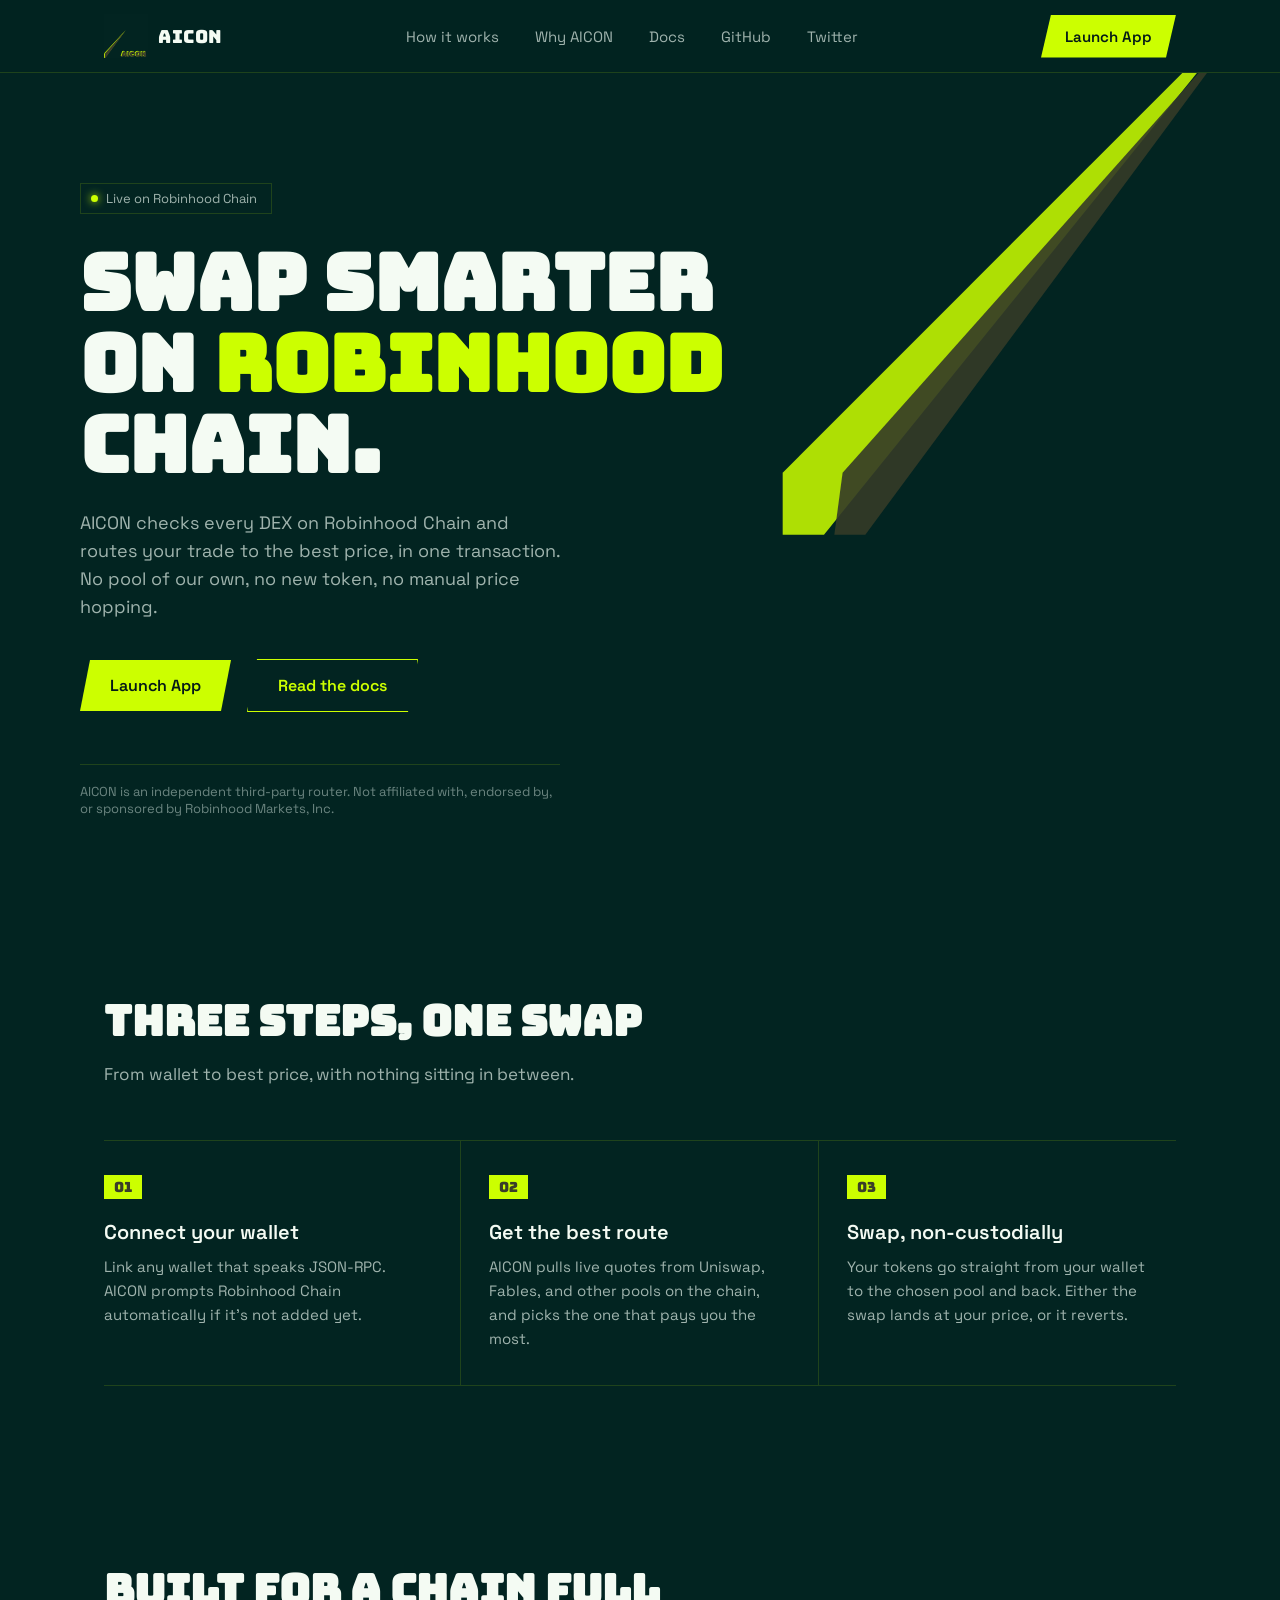
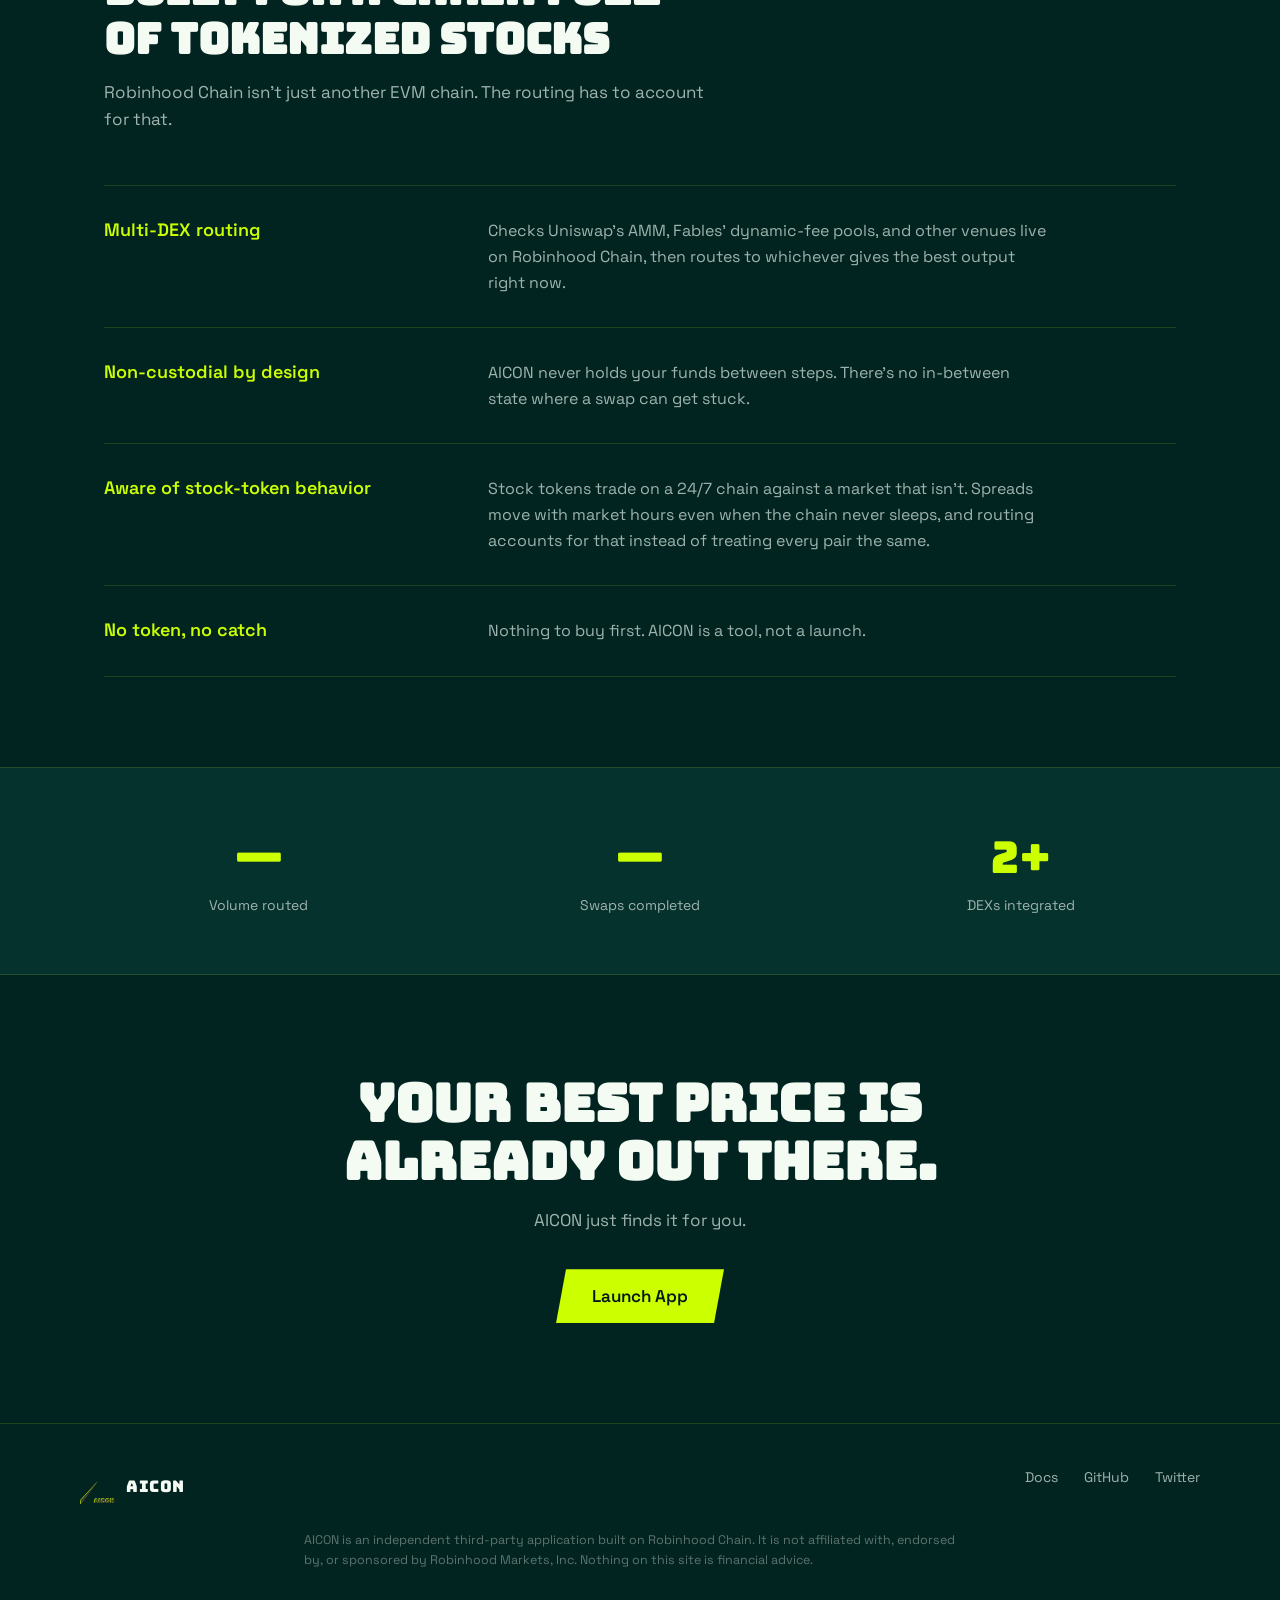
<file: index.html>
<!DOCTYPE html>
<html lang="en">
<head>
<meta charset="UTF-8">
<meta name="viewport" content="width=device-width, initial-scale=1.0">
<title>AICON — Swap smarter on Robinhood Chain</title>
<meta name="description" content="AICON is a non-custodial swap router on Robinhood Chain. It checks every DEX on the chain and routes your trade to the best price, in one transaction.">
<meta property="og:title" content="AICON — Swap smarter on Robinhood Chain">
<meta property="og:description" content="Non-custodial swap router on Robinhood Chain. Best price across every DEX, one transaction.">
<meta property="og:image" content="assets/logo.svg">
<meta name="twitter:card" content="summary_large_image">
<meta name="twitter:site" content="@aicon_hood">
<link rel="icon" type="image/svg+xml" href="assets/logo.svg">
<link rel="preconnect" href="https://fonts.googleapis.com">
<link rel="preconnect" href="https://fonts.gstatic.com" crossorigin>
<link href="https://fonts.googleapis.com/css2?family=Bungee&family=Space+Grotesk:wght@400;500;600;700&display=swap" rel="stylesheet">
<link rel="stylesheet" href="assets/style.css">
</head>
<body>

<header>
  <nav>
    <a href="/" class="logo-mark">
      <img src="assets/logo.svg" alt="AICON logo">
      <span>AICON</span>
    </a>
    <div class="nav-links">
      <a href="#how">How it works</a>
      <a href="#features">Why AICON</a>
      <a href="/docs">Docs</a>
      <a href="https://github.com/aiconhood" target="_blank" rel="noopener">GitHub</a>
      <a href="https://x.com/aicon_hood" target="_blank" rel="noopener">Twitter</a>
    </div>
    <div class="nav-cta">
      <a href="/app" class="btn">Launch App</a>
    </div>
  </nav>
</header>

<section class="hero">
  <div class="hero-bg-streak">
    <svg viewBox="0 0 600 600" fill="none" xmlns="http://www.w3.org/2000/svg">
      <path d="M480 40L60 560H20V500L480 40Z" fill="#CCFF00" fill-opacity="0.95"/>
      <path d="M470 60L100 560H70L78 500L470 60Z" fill="#3A3E29" fill-opacity="0.9"/>
    </svg>
  </div>
  <div class="hero-inner">
    <div class="eyebrow-tag"><span class="dot"></span>Live on Robinhood Chain</div>
    <h1>Swap smarter<br>on <span class="lime">Robinhood</span><br>Chain.</h1>
    <p class="lead">AICON checks every DEX on Robinhood Chain and routes your trade to the best price, in one transaction. No pool of our own, no new token, no manual price hopping.</p>
    <div class="hero-actions">
      <a href="/app" class="btn">Launch App</a>
      <a href="/docs" class="btn btn-outline">Read the docs</a>
    </div>
    <div class="hero-disclaimer">
      AICON is an independent third-party router. Not affiliated with, endorsed by, or sponsored by Robinhood Markets, Inc.
    </div>
  </div>
</section>

<section class="section" id="how">
  <div class="wrap">
    <div class="section-head">
      <h2>Three steps, one swap</h2>
      <p>From wallet to best price, with nothing sitting in between.</p>
    </div>
    <div class="steps">
      <div class="step">
        <span class="step-index">01</span>
        <h3>Connect your wallet</h3>
        <p>Link any wallet that speaks JSON-RPC. AICON prompts Robinhood Chain automatically if it's not added yet.</p>
      </div>
      <div class="step">
        <span class="step-index">02</span>
        <h3>Get the best route</h3>
        <p>AICON pulls live quotes from Uniswap, Fables, and other pools on the chain, and picks the one that pays you the most.</p>
      </div>
      <div class="step">
        <span class="step-index">03</span>
        <h3>Swap, non-custodially</h3>
        <p>Your tokens go straight from your wallet to the chosen pool and back. Either the swap lands at your price, or it reverts.</p>
      </div>
    </div>
  </div>
</section>

<section class="section" id="features">
  <div class="wrap">
    <div class="section-head">
      <h2>Built for a chain full of tokenized stocks</h2>
      <p>Robinhood Chain isn't just another EVM chain. The routing has to account for that.</p>
    </div>
    <div class="feature-list">
      <div class="feature-row">
        <h3>Multi-DEX routing</h3>
        <p>Checks Uniswap's AMM, Fables' dynamic-fee pools, and other venues live on Robinhood Chain, then routes to whichever gives the best output right now.</p>
      </div>
      <div class="feature-row">
        <h3>Non-custodial by design</h3>
        <p>AICON never holds your funds between steps. There's no in-between state where a swap can get stuck.</p>
      </div>
      <div class="feature-row">
        <h3>Aware of stock-token behavior</h3>
        <p>Stock tokens trade on a 24/7 chain against a market that isn't. Spreads move with market hours even when the chain never sleeps, and routing accounts for that instead of treating every pair the same.</p>
      </div>
      <div class="feature-row">
        <h3>No token, no catch</h3>
        <p>Nothing to buy first. AICON is a tool, not a launch.</p>
      </div>
    </div>
  </div>
</section>

<section class="stats-band">
  <div class="stats-grid">
    <div>
      <div class="stat-num">—</div>
      <div class="stat-label">Volume routed</div>
    </div>
    <div>
      <div class="stat-num">—</div>
      <div class="stat-label">Swaps completed</div>
    </div>
    <div>
      <div class="stat-num">2+</div>
      <div class="stat-label">DEXs integrated</div>
    </div>
  </div>
</section>

<section class="final-cta">
  <h2>Your best price is already <span class="lime" style="font-family:'Bungee',cursive;">out there</span>.</h2>
  <p style="color:var(--dim); margin-top:18px; font-size:17px;">AICON just finds it for you.</p>
  <a href="/app" class="btn">Launch App</a>
</section>

<footer>
  <div class="footer-inner">
    <a href="/" class="logo-mark">
      <img src="assets/logo.svg" alt="AICON logo" style="height:36px; width:36px;">
      <span style="font-size:16px;">AICON</span>
    </a>
    <div class="footer-links">
      <a href="/docs">Docs</a>
      <a href="https://github.com/aiconhood" target="_blank" rel="noopener">GitHub</a>
      <a href="https://x.com/aicon_hood" target="_blank" rel="noopener">Twitter</a>
    </div>
  </div>
  <div class="footer-disclaimer wrap">
    AICON is an independent third-party application built on Robinhood Chain. It is not affiliated with, endorsed by, or sponsored by Robinhood Markets, Inc. Nothing on this site is financial advice.
  </div>
</footer>

</body>
</html>
</file>
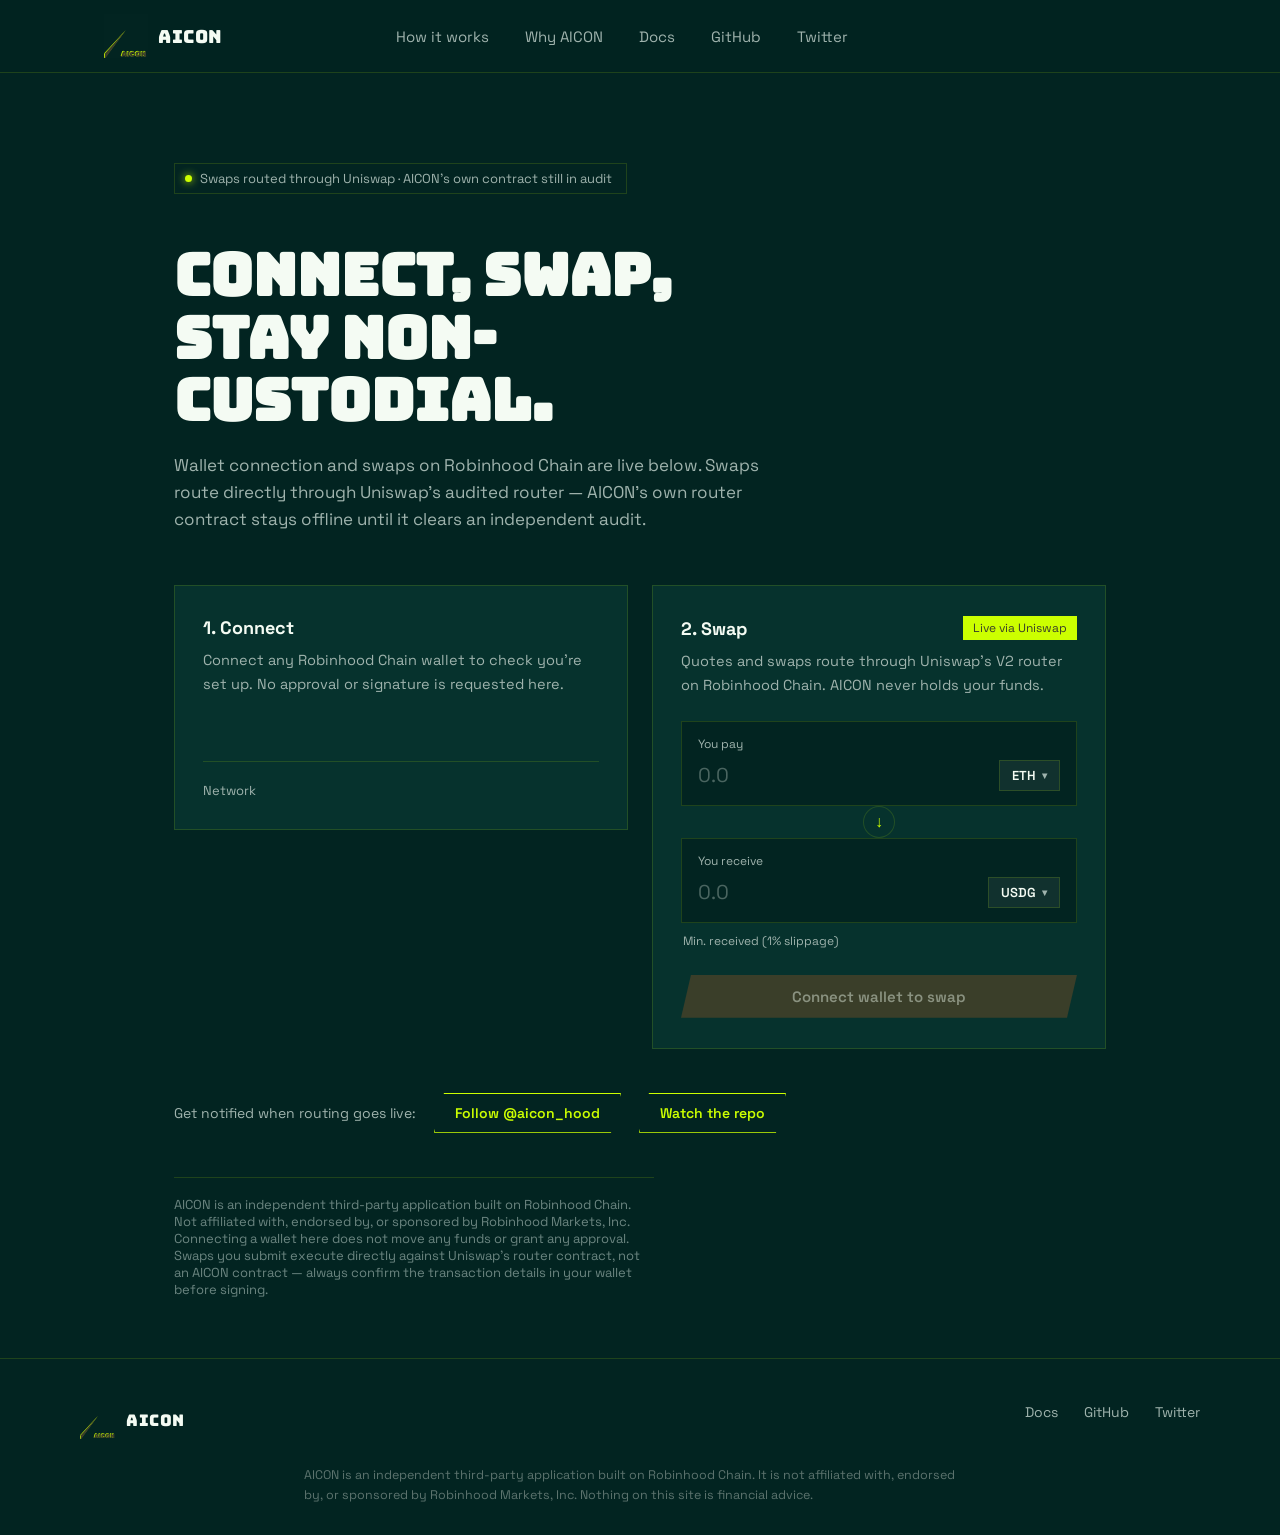
<file: app.html>
<!DOCTYPE html>
<html lang="en">
<head>
<meta charset="UTF-8">
<meta name="viewport" content="width=device-width, initial-scale=1.0">
<title>Launch App — AICON</title>
<meta name="description" content="Connect a wallet to AICON. Swap on Robinhood Chain, routed through Uniswap, while AICON's own router contract completes audit.">
<link rel="icon" type="image/svg+xml" href="assets/logo.svg">
<link rel="preconnect" href="https://fonts.googleapis.com">
<link rel="preconnect" href="https://fonts.gstatic.com" crossorigin>
<link href="https://fonts.googleapis.com/css2?family=Bungee&family=Space+Grotesk:wght@400;500;600;700&display=swap" rel="stylesheet">
<link rel="stylesheet" href="assets/style.css">
<link rel="stylesheet" href="assets/app.css">
</head>
<body>

<header>
  <nav>
    <a href="/" class="logo-mark">
      <img src="assets/logo.svg" alt="AICON logo">
      <span>AICON</span>
    </a>
    <div class="nav-links">
      <a href="/#how">How it works</a>
      <a href="/#features">Why AICON</a>
      <a href="/docs">Docs</a>
      <a href="https://github.com/aiconhood" target="_blank" rel="noopener">GitHub</a>
      <a href="https://x.com/aicon_hood" target="_blank" rel="noopener">Twitter</a>
    </div>
    <div class="nav-cta">
      <appkit-button balance="hide"></appkit-button>
    </div>
  </nav>
</header>

<section class="app-shell">
  <div class="wrap app-shell-inner">

    <div class="eyebrow-tag"><span class="dot"></span>Swaps routed through Uniswap · AICON's own contract still in audit</div>
    <h1 class="app-title">Connect, swap, <span class="lime">stay non-custodial</span>.</h1>
    <p class="app-lead">Wallet connection and swaps on Robinhood Chain are live below. Swaps route directly through Uniswap's audited router — AICON's own router contract stays offline until it clears an independent audit.</p>

    <div class="app-grid">

      <div class="panel connect-panel">
        <h2>1. Connect</h2>
        <p class="panel-sub">Connect any Robinhood Chain wallet to check you're set up. No approval or signature is requested here.</p>
        <div id="connect-slot" class="connect-slot">
          <appkit-button size="md"></appkit-button>
        </div>
        <div id="network-row" class="network-row" hidden>
          <span class="net-label">Network</span>
          <appkit-network-button></appkit-network-button>
        </div>
        <div id="wrong-network" class="callout-warn" hidden>
          You're connected on a different network. Switch to <strong>Robinhood Chain</strong> to continue.
        </div>
      </div>

      <div class="panel swap-panel">
        <div class="panel-header-row">
          <h2>2. Swap</h2>
          <span class="status-pill status-pill-live">Live via Uniswap</span>
        </div>
        <p class="panel-sub">Quotes and swaps route through Uniswap's V2 router on Robinhood Chain. AICON never holds your funds.</p>

        <div class="swap-mock">
          <div class="swap-field">
            <label>You pay</label>
            <div class="swap-field-row">
              <input id="pay-input" type="text" inputmode="decimal" placeholder="0.0" autocomplete="off">
              <button type="button" class="token-pill token-pill-btn" id="pay-token-btn" data-side="pay">
                <span id="pay-token-label">ETH</span><span class="chev">▾</span>
              </button>
            </div>
          </div>
          <button class="swap-arrow swap-arrow-btn" id="flip-direction" type="button" aria-label="Flip swap direction">↓</button>
          <div class="swap-field">
            <label>You receive</label>
            <div class="swap-field-row">
              <input id="receive-input" type="text" inputmode="decimal" placeholder="0.0" autocomplete="off" readonly>
              <button type="button" class="token-pill token-pill-btn" id="receive-token-btn" data-side="receive">
                <span id="receive-token-label">USDG</span><span class="chev">▾</span>
              </button>
            </div>
          </div>
          <div class="min-received-row" id="min-received-row" hidden>
            <span>Min. received (1% slippage)</span>
            <span id="min-received-value"></span>
          </div>
          <p id="swap-status" class="swap-status" hidden></p>
          <button class="btn" id="swap-submit" disabled>Connect wallet to swap</button>
        </div>
      </div>

      <div id="token-modal" class="token-modal" hidden>
        <div class="token-modal-inner">
          <div class="token-modal-header">
            <span>Select a token</span>
            <button type="button" id="token-modal-close" aria-label="Close">×</button>
          </div>
          <input id="token-search" type="text" placeholder="Search name or symbol" autocomplete="off">
          <div id="token-modal-list" class="token-modal-list"></div>
          <p class="token-modal-note">Prices are Uniswap market data via GeckoTerminal, refreshed on load. Robinhood Chain has documented copycat/honeypot tokens — always verify an unfamiliar contract address on <a href="https://robinhoodchain.blockscout.com" target="_blank" rel="noopener">Blockscout</a> before swapping. Tokens without a live Uniswap V2 route show a price but can't be swapped here yet.</p>
        </div>
      </div>

    </div>

    <div class="follow-row">
      <span>Get notified when routing goes live:</span>
      <a href="https://x.com/aicon_hood" target="_blank" rel="noopener" class="btn btn-outline">Follow @aicon_hood</a>
      <a href="https://github.com/aiconhood" target="_blank" rel="noopener" class="btn btn-outline">Watch the repo</a>
    </div>

    <div class="hero-disclaimer app-disclaimer">
      AICON is an independent third-party application built on Robinhood Chain. Not affiliated with, endorsed by, or sponsored by Robinhood Markets, Inc. Connecting a wallet here does not move any funds or grant any approval. Swaps you submit execute directly against Uniswap's router contract, not an AICON contract — always confirm the transaction details in your wallet before signing.
    </div>
  </div>
</section>

<footer>
  <div class="footer-inner">
    <a href="/" class="logo-mark">
      <img src="assets/logo.svg" alt="AICON logo" style="height:36px; width:36px;">
      <span style="font-size:16px;">AICON</span>
    </a>
    <div class="footer-links">
      <a href="/docs">Docs</a>
      <a href="https://github.com/aiconhood" target="_blank" rel="noopener">GitHub</a>
      <a href="https://x.com/aicon_hood" target="_blank" rel="noopener">Twitter</a>
    </div>
  </div>
  <div class="footer-disclaimer wrap">
    AICON is an independent third-party application built on Robinhood Chain. It is not affiliated with, endorsed by, or sponsored by Robinhood Markets, Inc. Nothing on this site is financial advice.
  </div>
</footer>

<script type="module" src="assets/app.js"></script>

</body>
</html>
</file>
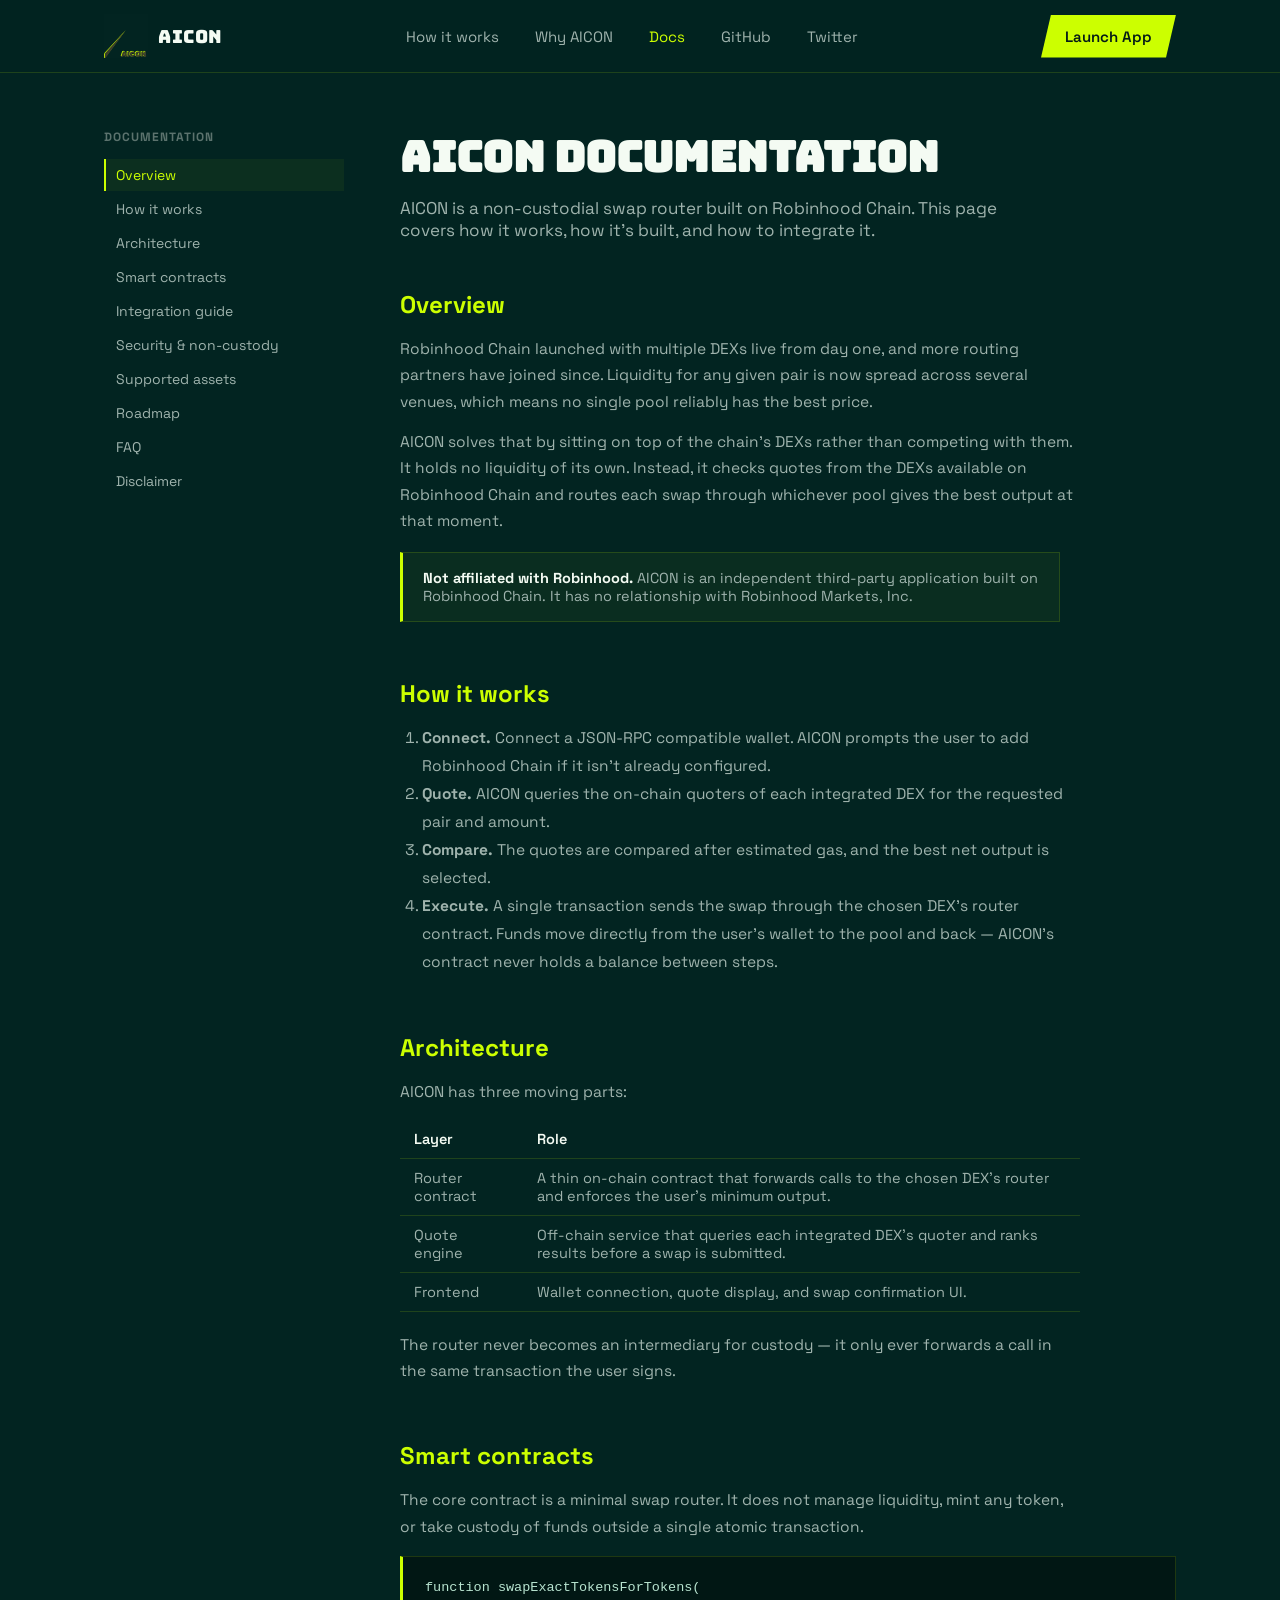
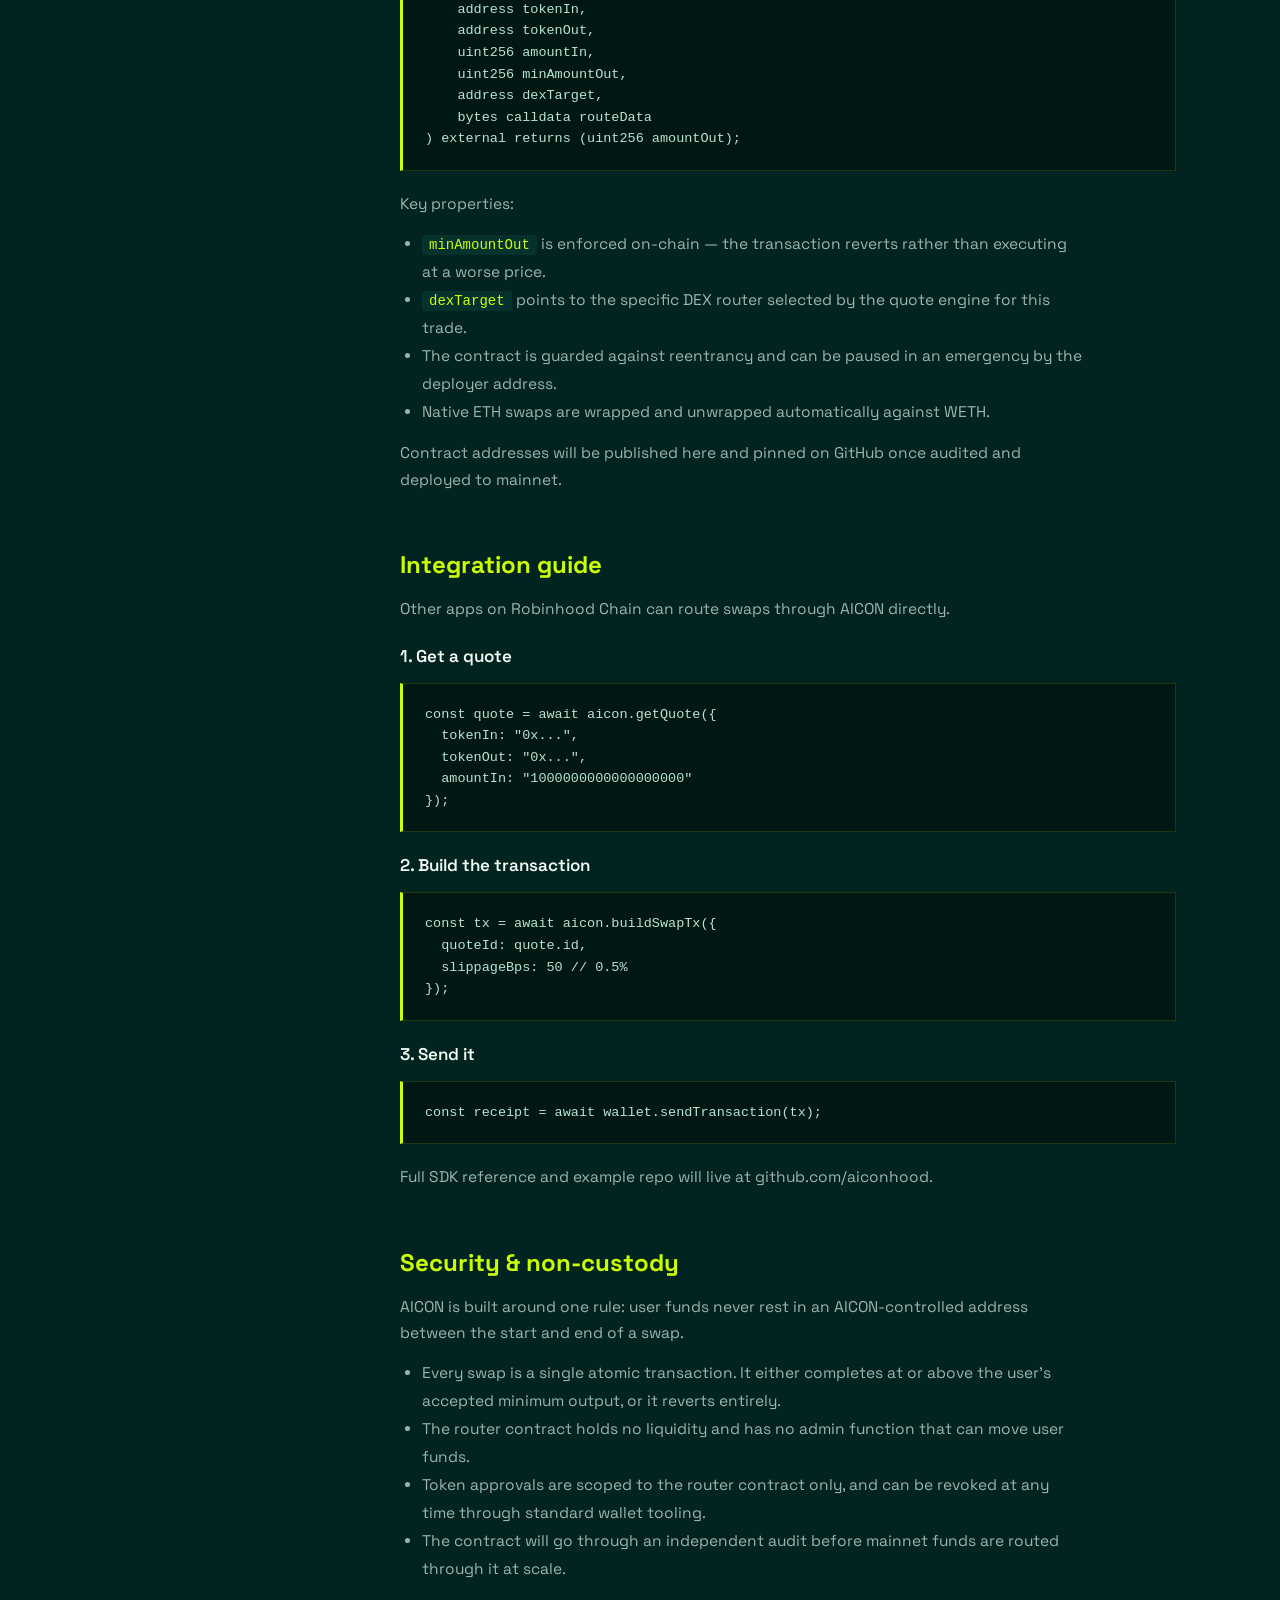
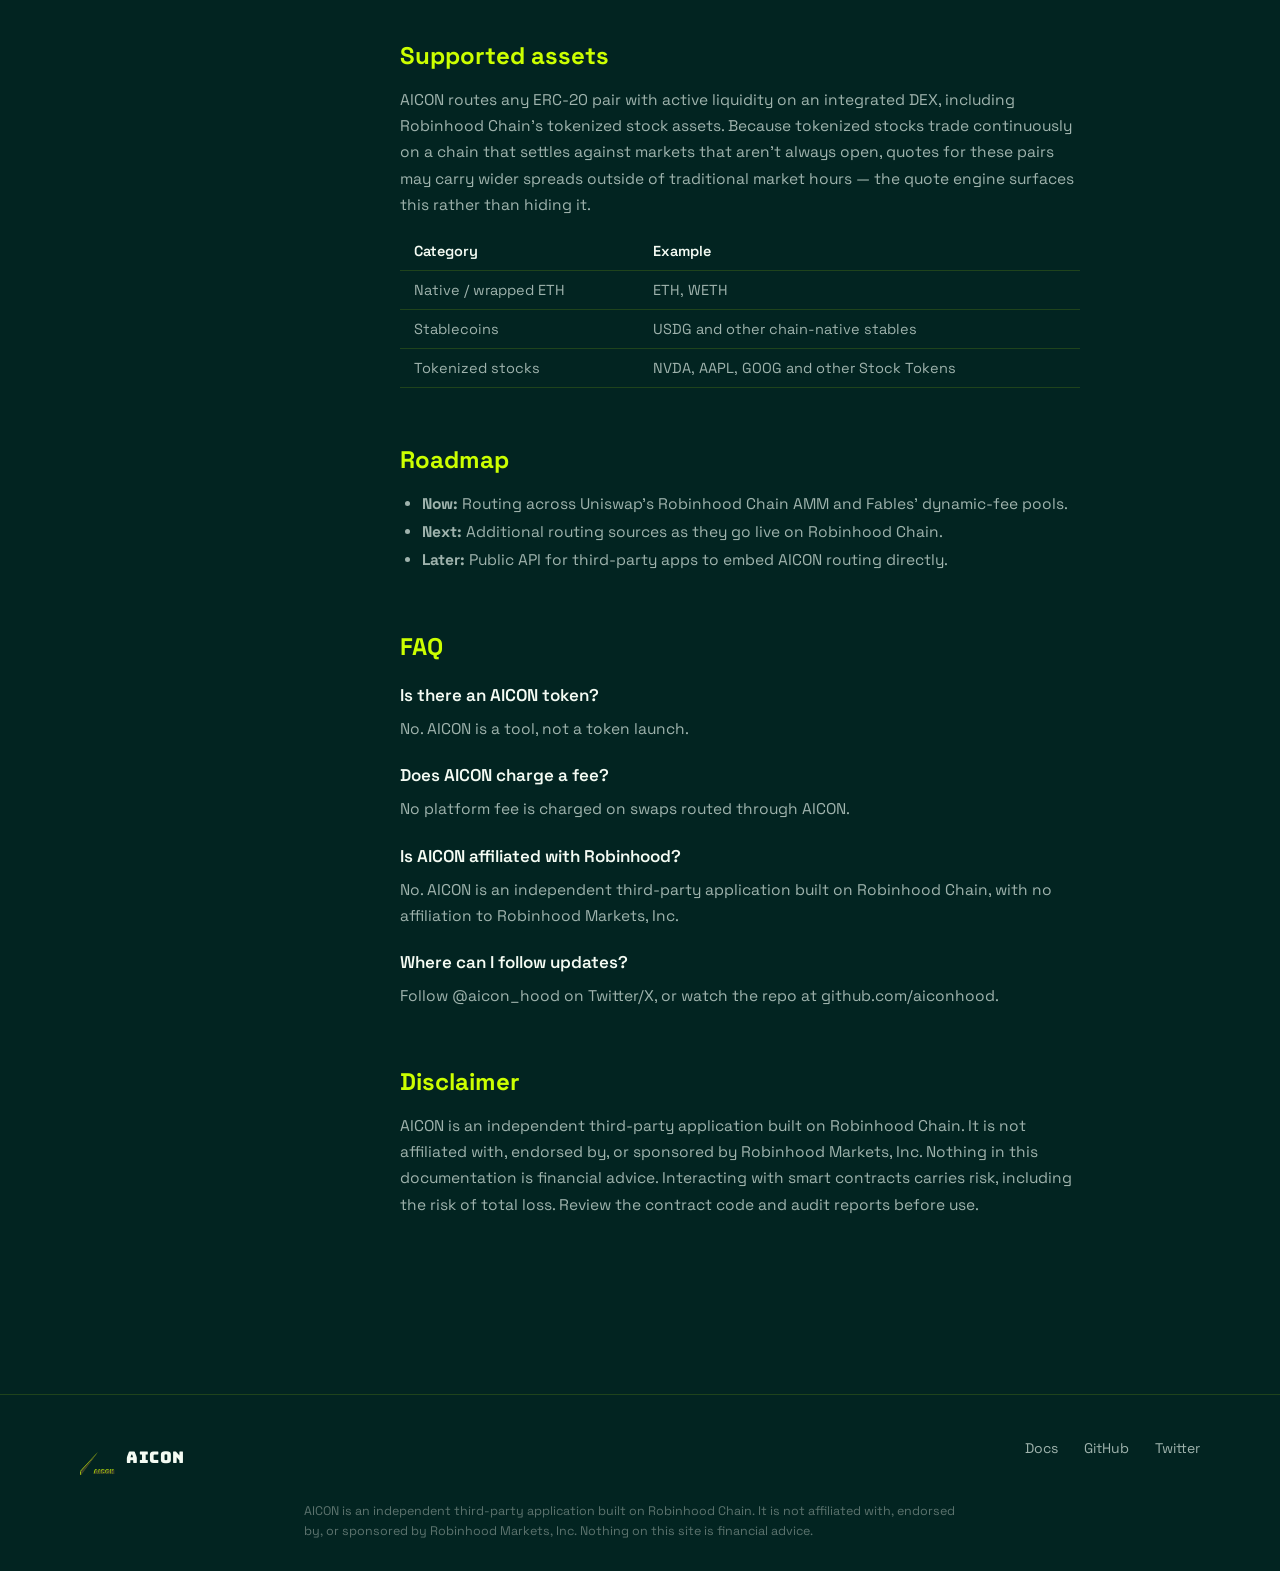
<file: docs.html>
<!DOCTYPE html>
<html lang="en">
<head>
<meta charset="UTF-8">
<meta name="viewport" content="width=device-width, initial-scale=1.0">
<title>Docs — AICON</title>
<meta name="description" content="AICON documentation: how the router works, architecture, integration, and security model.">
<link rel="icon" type="image/svg+xml" href="assets/logo.svg">
<link rel="preconnect" href="https://fonts.googleapis.com">
<link rel="preconnect" href="https://fonts.gstatic.com" crossorigin>
<link href="https://fonts.googleapis.com/css2?family=Bungee&family=Space+Grotesk:wght@400;500;600;700&display=swap" rel="stylesheet">
<link rel="stylesheet" href="assets/style.css">
</head>
<body>

<header>
  <nav>
    <a href="/" class="logo-mark">
      <img src="assets/logo.svg" alt="AICON logo">
      <span>AICON</span>
    </a>
    <div class="nav-links">
      <a href="/#how">How it works</a>
      <a href="/#features">Why AICON</a>
      <a href="/docs" class="active">Docs</a>
      <a href="https://github.com/aiconhood" target="_blank" rel="noopener">GitHub</a>
      <a href="https://x.com/aicon_hood" target="_blank" rel="noopener">Twitter</a>
    </div>
    <div class="nav-cta">
      <a href="/app" class="btn">Launch App</a>
    </div>
  </nav>
</header>

<div class="docs-body">
  <aside class="docs-nav">
    <h4>Documentation</h4>
    <ul id="doc-toc">
      <li><a href="#overview">Overview</a></li>
      <li><a href="#how-it-works">How it works</a></li>
      <li><a href="#architecture">Architecture</a></li>
      <li><a href="#contracts">Smart contracts</a></li>
      <li><a href="#integration">Integration guide</a></li>
      <li><a href="#security">Security &amp; non-custody</a></li>
      <li><a href="#supported-assets">Supported assets</a></li>
      <li><a href="#roadmap">Roadmap</a></li>
      <li><a href="#faq">FAQ</a></li>
      <li><a href="#disclaimer">Disclaimer</a></li>
    </ul>
  </aside>

  <main class="docs-content">
    <h1>AICON Documentation</h1>
    <p class="intro">AICON is a non-custodial swap router built on Robinhood Chain. This page covers how it works, how it's built, and how to integrate it.</p>

    <section class="doc-section" id="overview">
      <h2>Overview</h2>
      <p>Robinhood Chain launched with multiple DEXs live from day one, and more routing partners have joined since. Liquidity for any given pair is now spread across several venues, which means no single pool reliably has the best price.</p>
      <p>AICON solves that by sitting on top of the chain's DEXs rather than competing with them. It holds no liquidity of its own. Instead, it checks quotes from the DEXs available on Robinhood Chain and routes each swap through whichever pool gives the best output at that moment.</p>
      <div class="callout"><strong>Not affiliated with Robinhood.</strong> AICON is an independent third-party application built on Robinhood Chain. It has no relationship with Robinhood Markets, Inc.</div>
    </section>

    <section class="doc-section" id="how-it-works">
      <h2>How it works</h2>
      <ol>
        <li><strong>Connect.</strong> Connect a JSON-RPC compatible wallet. AICON prompts the user to add Robinhood Chain if it isn't already configured.</li>
        <li><strong>Quote.</strong> AICON queries the on-chain quoters of each integrated DEX for the requested pair and amount.</li>
        <li><strong>Compare.</strong> The quotes are compared after estimated gas, and the best net output is selected.</li>
        <li><strong>Execute.</strong> A single transaction sends the swap through the chosen DEX's router contract. Funds move directly from the user's wallet to the pool and back &mdash; AICON's contract never holds a balance between steps.</li>
      </ol>
    </section>

    <section class="doc-section" id="architecture">
      <h2>Architecture</h2>
      <p>AICON has three moving parts:</p>
      <table class="doc-table">
        <tr><th>Layer</th><th>Role</th></tr>
        <tr><td>Router contract</td><td>A thin on-chain contract that forwards calls to the chosen DEX's router and enforces the user's minimum output.</td></tr>
        <tr><td>Quote engine</td><td>Off-chain service that queries each integrated DEX's quoter and ranks results before a swap is submitted.</td></tr>
        <tr><td>Frontend</td><td>Wallet connection, quote display, and swap confirmation UI.</td></tr>
      </table>
      <p>The router never becomes an intermediary for custody &mdash; it only ever forwards a call in the same transaction the user signs.</p>
    </section>

    <section class="doc-section" id="contracts">
      <h2>Smart contracts</h2>
      <p>The core contract is a minimal swap router. It does not manage liquidity, mint any token, or take custody of funds outside a single atomic transaction.</p>
      <div class="code-block"><pre>function swapExactTokensForTokens(
    address tokenIn,
    address tokenOut,
    uint256 amountIn,
    uint256 minAmountOut,
    address dexTarget,
    bytes calldata routeData
) external returns (uint256 amountOut);</pre></div>
      <p>Key properties:</p>
      <ul>
        <li><code>minAmountOut</code> is enforced on-chain &mdash; the transaction reverts rather than executing at a worse price.</li>
        <li><code>dexTarget</code> points to the specific DEX router selected by the quote engine for this trade.</li>
        <li>The contract is guarded against reentrancy and can be paused in an emergency by the deployer address.</li>
        <li>Native ETH swaps are wrapped and unwrapped automatically against WETH.</li>
      </ul>
      <p>Contract addresses will be published here and pinned on <a href="https://github.com/aiconhood" target="_blank" rel="noopener">GitHub</a> once audited and deployed to mainnet.</p>
    </section>

    <section class="doc-section" id="integration">
      <h2>Integration guide</h2>
      <p>Other apps on Robinhood Chain can route swaps through AICON directly.</p>
      <h3>1. Get a quote</h3>
      <div class="code-block"><pre>const quote = await aicon.getQuote({
  tokenIn: "0x...",
  tokenOut: "0x...",
  amountIn: "1000000000000000000"
});</pre></div>
      <h3>2. Build the transaction</h3>
      <div class="code-block"><pre>const tx = await aicon.buildSwapTx({
  quoteId: quote.id,
  slippageBps: 50 // 0.5%
});</pre></div>
      <h3>3. Send it</h3>
      <div class="code-block"><pre>const receipt = await wallet.sendTransaction(tx);</pre></div>
      <p>Full SDK reference and example repo will live at <a href="https://github.com/aiconhood" target="_blank" rel="noopener">github.com/aiconhood</a>.</p>
    </section>

    <section class="doc-section" id="security">
      <h2>Security &amp; non-custody</h2>
      <p>AICON is built around one rule: user funds never rest in an AICON-controlled address between the start and end of a swap.</p>
      <ul>
        <li>Every swap is a single atomic transaction. It either completes at or above the user's accepted minimum output, or it reverts entirely.</li>
        <li>The router contract holds no liquidity and has no admin function that can move user funds.</li>
        <li>Token approvals are scoped to the router contract only, and can be revoked at any time through standard wallet tooling.</li>
        <li>The contract will go through an independent audit before mainnet funds are routed through it at scale.</li>
      </ul>
    </section>

    <section class="doc-section" id="supported-assets">
      <h2>Supported assets</h2>
      <p>AICON routes any ERC-20 pair with active liquidity on an integrated DEX, including Robinhood Chain's tokenized stock assets. Because tokenized stocks trade continuously on a chain that settles against markets that aren't always open, quotes for these pairs may carry wider spreads outside of traditional market hours &mdash; the quote engine surfaces this rather than hiding it.</p>
      <table class="doc-table">
        <tr><th>Category</th><th>Example</th></tr>
        <tr><td>Native / wrapped ETH</td><td>ETH, WETH</td></tr>
        <tr><td>Stablecoins</td><td>USDG and other chain-native stables</td></tr>
        <tr><td>Tokenized stocks</td><td>NVDA, AAPL, GOOG and other Stock Tokens</td></tr>
      </table>
    </section>

    <section class="doc-section" id="roadmap">
      <h2>Roadmap</h2>
      <ul>
        <li><strong>Now:</strong> Routing across Uniswap's Robinhood Chain AMM and Fables' dynamic-fee pools.</li>
        <li><strong>Next:</strong> Additional routing sources as they go live on Robinhood Chain.</li>
        <li><strong>Later:</strong> Public API for third-party apps to embed AICON routing directly.</li>
      </ul>
    </section>

    <section class="doc-section" id="faq">
      <h2>FAQ</h2>
      <h3>Is there an AICON token?</h3>
      <p>No. AICON is a tool, not a token launch.</p>
      <h3>Does AICON charge a fee?</h3>
      <p>No platform fee is charged on swaps routed through AICON.</p>
      <h3>Is AICON affiliated with Robinhood?</h3>
      <p>No. AICON is an independent third-party application built on Robinhood Chain, with no affiliation to Robinhood Markets, Inc.</p>
      <h3>Where can I follow updates?</h3>
      <p>Follow <a href="https://x.com/aicon_hood" target="_blank" rel="noopener">@aicon_hood</a> on Twitter/X, or watch the repo at <a href="https://github.com/aiconhood" target="_blank" rel="noopener">github.com/aiconhood</a>.</p>
    </section>

    <section class="doc-section" id="disclaimer">
      <h2>Disclaimer</h2>
      <p>AICON is an independent third-party application built on Robinhood Chain. It is not affiliated with, endorsed by, or sponsored by Robinhood Markets, Inc. Nothing in this documentation is financial advice. Interacting with smart contracts carries risk, including the risk of total loss. Review the contract code and audit reports before use.</p>
    </section>
  </main>
</div>

<footer>
  <div class="footer-inner">
    <a href="/" class="logo-mark">
      <img src="assets/logo.svg" alt="AICON logo" style="height:36px; width:36px;">
      <span style="font-size:16px;">AICON</span>
    </a>
    <div class="footer-links">
      <a href="/docs">Docs</a>
      <a href="https://github.com/aiconhood" target="_blank" rel="noopener">GitHub</a>
      <a href="https://x.com/aicon_hood" target="_blank" rel="noopener">Twitter</a>
    </div>
  </div>
  <div class="footer-disclaimer wrap">
    AICON is an independent third-party application built on Robinhood Chain. It is not affiliated with, endorsed by, or sponsored by Robinhood Markets, Inc. Nothing on this site is financial advice.
  </div>
</footer>

<script>
  const links = document.querySelectorAll('#doc-toc a');
  const sections = Array.from(document.querySelectorAll('.doc-section'));
  const setActive = () => {
    let current = sections[0].id;
    for (const s of sections){
      if (window.scrollY + 120 >= s.offsetTop) current = s.id;
    }
    links.forEach(l => l.classList.toggle('active', l.getAttribute('href') === '#' + current));
  };
  window.addEventListener('scroll', setActive);
  setActive();
</script>

</body>
</html>
</file>
<file: assets/style.css>
:root{
  --bg: #022421;
  --lime: #CCFF00;
  --olive: #3A3E29;
  --white: #F4FBF3;
  --dim: #9FB3AD;
  --card: #06322D;
  --line: rgba(204,255,0,0.14);
}
*{ box-sizing: border-box; margin:0; padding:0; }
html{ scroll-behavior: smooth; }
body{
  background: var(--bg);
  color: var(--white);
  font-family: 'Space Grotesk', sans-serif;
  overflow-x: hidden;
  -webkit-font-smoothing: antialiased;
}
a{ color: inherit; text-decoration:none; }
img{ display:block; max-width:100%; }
.wrap{ max-width: 1120px; margin: 0 auto; padding: 0 24px; }

/* ---------- sticker text effect (for text we set ourselves, not the logo) ---------- */
.sticker{
  font-family: 'Bungee', cursive;
  position: relative;
  display: inline-block;
  line-height: 1;
  color: var(--lime);
  letter-spacing: 0.5px;
}
.sticker::before{
  content: attr(data-text);
  position: absolute;
  left: 5px;
  top: 6px;
  color: var(--olive);
  z-index: -1;
}

/* ---------- navbar ---------- */
header{
  position: sticky; top:0; z-index: 50;
  background: rgba(2,36,33,0.86);
  backdrop-filter: blur(10px);
  border-bottom: 1px solid var(--line);
}
nav{
  display:flex; align-items:center; justify-content:space-between;
  padding: 14px 24px;
  max-width: 1120px; margin: 0 auto;
}
.logo-mark{ display:flex; align-items:center; gap:10px; }
.logo-mark img{ height: 44px; width: 44px; }
.logo-mark span{ font-family:'Bungee', cursive; font-size: 18px; color: var(--white); letter-spacing: 0.5px; }
.nav-links{ display:flex; gap: 36px; align-items:center; }
.nav-links a{ font-size: 15px; color: var(--dim); transition: color .2s; }
.nav-links a:hover{ color: var(--lime); }
.nav-links a.active{ color: var(--lime); }
.btn{
  display:inline-flex; align-items:center; justify-content:center;
  font-family:'Space Grotesk', sans-serif; font-weight:600; font-size:15px;
  padding: 12px 24px;
  background: var(--lime);
  color: #041a17;
  border: none;
  cursor: pointer;
  clip-path: polygon(10px 0, 100% 0, calc(100% - 10px) 100%, 0 100%);
  transition: transform .15s ease, filter .15s ease;
}
.btn:hover{ transform: translateY(-2px); filter: brightness(1.08); }
.btn-outline{
  background: transparent;
  color: var(--lime);
  border: 1.5px solid var(--lime);
  clip-path: polygon(10px 0, 100% 0, calc(100% - 10px) 100%, 0 100%);
}
.nav-cta{ display:flex; align-items:center; gap:18px; }

/* ---------- hero ---------- */
.hero{ position: relative; padding: 110px 24px 90px; overflow:hidden; }
.hero-bg-streak{ position:absolute; top:-14%; right:-8%; width: 620px; height: 620px; opacity: 0.9; pointer-events:none; }
.hero-inner{ position:relative; z-index:2; max-width: 1120px; margin:0 auto; }
.eyebrow-tag{
  display:inline-flex; align-items:center; gap:8px;
  font-size: 13px; color: var(--dim);
  border: 1px solid var(--line);
  padding: 6px 14px 6px 10px;
  margin-bottom: 28px;
}
.eyebrow-tag .dot{ width:7px; height:7px; background:var(--lime); border-radius:50%; box-shadow: 0 0 8px var(--lime); }
.hero h1{ font-family:'Bungee', cursive; font-size: clamp(38px, 6.6vw, 78px); line-height: 1.04; max-width: 760px; color: var(--white); }
.hero h1 .lime{ color: var(--lime); }
.hero p.lead{ margin-top: 24px; font-size: 18px; line-height: 1.55; color: var(--dim); max-width: 480px; }
.hero-actions{ margin-top: 38px; display:flex; gap:16px; flex-wrap:wrap; align-items:center; }
.hero-actions .btn{ padding: 15px 30px; font-size:16px; }
.hero-disclaimer{ margin-top: 52px; font-size: 13px; color: #6B8580; border-top: 1px solid var(--line); padding-top: 18px; max-width: 480px; }

/* ---------- sections ---------- */
.section{ padding: 90px 24px; }
.section-head{ max-width: 620px; margin-bottom: 52px; }
.section-head h2{ font-family:'Bungee', cursive; font-size: clamp(28px, 3.8vw, 42px); color: var(--white); line-height:1.15; }
.section-head p{ margin-top:16px; color: var(--dim); font-size: 17px; line-height:1.6; }

/* ---------- how it works ---------- */
.steps{ display:grid; grid-template-columns: repeat(3, 1fr); gap: 0; border-top: 1px solid var(--line); }
.step{ padding: 34px 28px 34px 0; border-bottom: 1px solid var(--line); position: relative; }
.step:not(:last-child){ border-right: 1px solid var(--line); padding-right: 28px;}
.step:nth-child(2), .step:nth-child(3){ padding-left: 28px; }
.step-index{ font-family:'Bungee', cursive; font-size: 14px; color: var(--olive); background: var(--lime); display:inline-block; padding: 3px 10px; margin-bottom: 20px; }
.step h3{ font-size: 20px; font-weight:600; margin-bottom:10px; color: var(--white); }
.step p{ color: var(--dim); font-size:15px; line-height:1.6; }

/* ---------- features ---------- */
.feature-list{ display:flex; flex-direction:column; }
.feature-row{ display:grid; grid-template-columns: 1fr 2fr; gap: 40px; padding: 32px 0; border-top: 1px solid var(--line); align-items:start; }
.feature-list .feature-row:last-child{ border-bottom: 1px solid var(--line); }
.feature-row h3{ font-size: 18px; color: var(--lime); font-weight: 600; }
.feature-row p{ color: var(--dim); font-size:16px; line-height:1.6; max-width:560px; }

/* ---------- stats ---------- */
.stats-band{ background: var(--card); border-top: 1px solid var(--line); border-bottom: 1px solid var(--line); padding: 60px 24px; }
.stats-grid{ max-width:1120px; margin:0 auto; display:grid; grid-template-columns: repeat(3,1fr); gap: 24px; text-align:center; }
.stat-num{ font-family:'Bungee', cursive; font-size: clamp(28px,4vw,44px); color: var(--lime); }
.stat-label{ margin-top:10px; color: var(--dim); font-size:14px; }

/* ---------- final cta ---------- */
.final-cta{ padding: 100px 24px; text-align:center; position:relative; }
.final-cta h2{ font-family:'Bungee', cursive; font-size: clamp(30px,5vw,52px); max-width: 680px; margin: 0 auto; line-height:1.12; }
.final-cta .btn{ margin-top: 38px; padding: 16px 36px; font-size:17px; }

/* ---------- footer ---------- */
footer{ border-top: 1px solid var(--line); padding: 44px 24px 30px; }
.footer-inner{ max-width:1120px; margin:0 auto; display:flex; justify-content:space-between; align-items:flex-start; flex-wrap:wrap; gap: 32px; }
.footer-links{ display:flex; gap:26px; }
.footer-links a{ color:var(--dim); font-size:14px; }
.footer-links a:hover{ color: var(--lime); }
.footer-disclaimer{ margin-top: 26px; font-size: 12.5px; color: #5C736E; line-height:1.6; max-width: 720px; }

/* ---------- docs layout ---------- */
.docs-body{ display:grid; grid-template-columns: 240px 1fr; gap: 56px; max-width: 1120px; margin: 0 auto; padding: 56px 24px 120px; align-items:start; }
.docs-nav{ position: sticky; top: 96px; }
.docs-nav h4{ font-size:12px; text-transform:uppercase; letter-spacing:1px; color:#5C736E; margin-bottom:14px; }
.docs-nav ul{ list-style:none; display:flex; flex-direction:column; gap:2px; }
.docs-nav a{ display:block; padding:7px 10px; font-size:14px; color: var(--dim); border-left: 2px solid transparent; }
.docs-nav a:hover{ color: var(--white); }
.docs-nav a.active{ color: var(--lime); border-left-color: var(--lime); background: rgba(204,255,0,0.05); }
.docs-content h1{ font-family:'Bungee', cursive; font-size: clamp(30px,4vw,42px); margin-bottom: 12px; }
.docs-content > p.intro{ color: var(--dim); font-size:17px; margin-bottom: 48px; max-width:640px; }
.doc-section{ margin-bottom: 56px; scroll-margin-top: 100px; }
.doc-section h2{ font-size: 24px; color: var(--lime); margin-bottom: 16px; font-family:'Space Grotesk',sans-serif; font-weight:700; }
.doc-section h3{ font-size: 17px; color: var(--white); margin: 22px 0 10px; font-weight:600; }
.doc-section p{ color: var(--dim); font-size:15.5px; line-height:1.7; margin-bottom: 14px; max-width: 680px; }
.doc-section ul, .doc-section ol{ color: var(--dim); font-size:15.5px; line-height:1.8; margin: 0 0 14px 22px; max-width: 660px; }
.doc-section code{ background: var(--card); color: var(--lime); padding: 2px 7px; border-radius:3px; font-size: 14px; }
.code-block{
  background: #011714;
  border: 1px solid var(--line);
  padding: 20px 22px;
  overflow-x:auto;
  margin: 16px 0 20px;
  border-left: 3px solid var(--lime);
}
.code-block pre{ font-family: 'SFMono-Regular', Consolas, monospace; font-size: 13.5px; color: #B8E4D0; line-height:1.6; }
.callout{
  border: 1px solid var(--line);
  border-left: 3px solid var(--lime);
  background: rgba(204,255,0,0.04);
  padding: 16px 20px;
  margin: 18px 0;
  font-size: 14.5px;
  color: var(--dim);
  max-width: 660px;
}
.callout strong{ color: var(--white); }
.doc-table{ width:100%; max-width:680px; border-collapse: collapse; margin: 10px 0 20px; font-size: 14.5px;}
.doc-table th, .doc-table td{ text-align:left; padding: 10px 14px; border-bottom: 1px solid var(--line); color: var(--dim); }
.doc-table th{ color: var(--white); font-weight:600; }

@media (max-width: 860px){
  .nav-links{ display:none; }
  .steps{ grid-template-columns:1fr; }
  .step, .step:not(:last-child){ border-right:none; padding-left:0 !important; padding-right:0 !important; }
  .feature-row{ grid-template-columns:1fr; gap:12px; }
  .stats-grid{ grid-template-columns:1fr; gap:36px; }
  .hero-bg-streak{ width:320px; height:320px; opacity:0.5; }
  .docs-body{ grid-template-columns: 1fr; }
  .docs-nav{ position:static; border-bottom: 1px solid var(--line); padding-bottom:24px; margin-bottom:12px; }
}
</file>
<file: assets/app.css>
/* ---------- app page (extends style.css tokens) ---------- */

.app-shell{ padding: 90px 24px 60px; }
.app-shell-inner{ max-width: 980px; }

.app-title{
  font-family:'Bungee', cursive;
  font-size: clamp(34px, 5.2vw, 58px);
  line-height: 1.08;
  color: var(--white);
  margin-top: 22px;
  max-width: 640px;
}
.app-lead{
  margin-top: 20px;
  font-size: 17px;
  line-height: 1.6;
  color: var(--dim);
  max-width: 620px;
}

.app-grid{
  margin-top: 52px;
  display: grid;
  grid-template-columns: 1fr 1fr;
  gap: 24px;
  align-items: start;
}

.panel{
  background: var(--card);
  border: 1px solid var(--line);
  padding: 30px 28px;
}
.panel h2{
  font-family:'Space Grotesk', sans-serif;
  font-size: 18px;
  font-weight: 700;
  color: var(--white);
}
.panel-header-row{ display:flex; align-items:center; justify-content:space-between; gap: 12px; }
.panel-sub{ margin-top: 10px; color: var(--dim); font-size: 14.5px; line-height: 1.6; }

.status-pill{
  font-size: 12px;
  color: var(--olive);
  background: var(--lime);
  padding: 4px 10px;
  white-space: nowrap;
}

.connect-slot{ margin-top: 24px; }
.setup-notice{
  margin-top: 14px;
  font-size: 13px;
  color: #E4B15C;
  border: 1px solid rgba(228,177,92,0.3);
  background: rgba(228,177,92,0.06);
  padding: 10px 14px;
  line-height: 1.5;
}

.network-row{
  margin-top: 20px;
  padding-top: 20px;
  border-top: 1px solid var(--line);
  display:flex;
  align-items:center;
  justify-content:space-between;
  gap: 12px;
}
.net-label{ font-size: 13px; color: var(--dim); }

.callout-warn{
  margin-top: 16px;
  border: 1px solid rgba(255,138,76,0.35);
  background: rgba(255,138,76,0.06);
  color: #F2C9A8;
  padding: 12px 16px;
  font-size: 13.5px;
  line-height: 1.5;
}
.callout-warn strong{ color: var(--white); }

.disabled-panel{ position: relative; }
.swap-mock{ margin-top: 24px; display:flex; flex-direction:column; gap: 4px; }
.swap-field{
  border: 1px solid var(--line);
  background: var(--bg);
  padding: 14px 16px;
}
.swap-field label{ display:block; font-size: 12px; color: var(--dim); margin-bottom: 8px; }
.swap-field-row{ display:flex; align-items:center; justify-content:space-between; gap: 10px; }
.swap-field-row input{
  background: transparent;
  border: none;
  outline: none;
  color: var(--white);
  font-family: 'Space Grotesk', sans-serif;
  font-size: 20px;
  width: 100%;
}
.swap-field-row input::placeholder{ color: #4A6560; }
.swap-field-row input:disabled{ cursor: not-allowed; }
.token-pill{
  flex-shrink: 0;
  font-size: 13px;
  font-weight: 600;
  color: var(--white);
  background: rgba(244,251,243,0.06);
  border: 1px solid var(--line);
  padding: 6px 12px;
}
.swap-arrow{
  align-self:center;
  color: var(--lime);
  font-size: 16px;
  padding: 4px 0;
}
.swap-arrow-btn{
  background: var(--card);
  border: 1px solid var(--line);
  cursor: pointer;
  width: 32px;
  height: 32px;
  border-radius: 50%;
  margin: -4px auto;
  z-index: 1;
  transition: transform 0.15s ease, filter 0.15s ease;
}
.swap-arrow-btn:hover{ transform: rotate(180deg); filter: brightness(1.3); }
.btn-disabled{
  margin-top: 14px;
  width: 100%;
  background: var(--olive);
  color: #8A9280;
  cursor: not-allowed;
  clip-path: none;
}
.btn-disabled:hover{ transform:none; filter:none; }
.swap-mock .btn{ margin-top: 14px; width: 100%; }
.swap-mock .btn:disabled{
  background: var(--olive);
  color: #8A9280;
  cursor: not-allowed;
  transform:none;
  filter:none;
}
.status-pill-live{ background: var(--lime); color: var(--olive); }
.min-received-row{
  margin-top: 4px;
  display:flex;
  align-items:center;
  justify-content:space-between;
  font-size: 12px;
  color: var(--dim);
  padding: 2px 2px 8px;
}
.swap-status{
  margin-top: 4px;
  font-size: 13px;
  line-height: 1.5;
  padding: 10px 12px;
  border: 1px solid var(--line);
  word-break: break-word;
}
.swap-status-info{ color: var(--dim); background: rgba(244,251,243,0.04); }
.swap-status-success{ color: var(--lime); border-color: rgba(204,255,0,0.35); background: rgba(204,255,0,0.06); }
.swap-status-error{ color: #F2C9A8; border-color: rgba(255,138,76,0.35); background: rgba(255,138,76,0.06); }

.token-pill-btn{
  cursor: pointer;
  display:flex;
  align-items:center;
  gap: 6px;
  font-family: 'Space Grotesk', sans-serif;
}
.token-pill-btn:hover{ filter: brightness(1.25); }
.token-pill-btn .chev{ font-size: 10px; color: var(--dim); }

.token-modal{
  position: fixed;
  inset: 0;
  background: rgba(6,14,12,0.7);
  display:flex;
  align-items:center;
  justify-content:center;
  z-index: 50;
  padding: 20px;
}
.token-modal[hidden]{ display:none; }
.token-modal-inner{
  background: var(--card);
  border: 1px solid var(--line);
  width: 100%;
  max-width: 420px;
  max-height: 80vh;
  display:flex;
  flex-direction:column;
  padding: 18px;
}
.token-modal-header{
  display:flex;
  align-items:center;
  justify-content:space-between;
  font-weight: 600;
  margin-bottom: 12px;
}
.token-modal-header button{
  background:none;
  border:none;
  color: var(--white);
  font-size: 22px;
  line-height:1;
  cursor:pointer;
}
#token-search{
  background: var(--bg);
  border: 1px solid var(--line);
  color: var(--white);
  padding: 10px 12px;
  font-family: 'Space Grotesk', sans-serif;
  font-size: 14px;
  margin-bottom: 10px;
  outline:none;
}
.token-modal-list{
  overflow-y:auto;
  display:flex;
  flex-direction:column;
  gap: 2px;
  flex: 1;
  min-height: 120px;
}
.token-row{
  display:flex;
  align-items:center;
  justify-content:space-between;
  background:none;
  border: none;
  border-bottom: 1px solid rgba(244,251,243,0.06);
  padding: 10px 6px;
  cursor:pointer;
  text-align:left;
  color: var(--white);
  font-family: 'Space Grotesk', sans-serif;
}
.token-row:hover{ background: rgba(244,251,243,0.04); }
.token-row-main{ display:flex; flex-direction:column; gap:2px; }
.token-row-symbol{ font-weight:600; font-size: 14px; }
.token-row-name{ font-size: 11px; color: var(--dim); }
.token-row-price{ font-size: 13px; color: var(--dim); flex-shrink:0; padding-left: 10px; }
.token-modal-empty{ color: var(--dim); font-size: 13px; padding: 20px 6px; text-align:center; }
.token-modal-note{ font-size: 11px; color: var(--dim); margin-top: 10px; line-height:1.5; }
.token-modal-note a{ color: var(--lime); }

.follow-row{
  margin-top: 44px;
  display:flex;
  align-items:center;
  gap: 18px;
  flex-wrap: wrap;
  font-size: 14px;
  color: var(--dim);
}
.follow-row .btn{ padding: 10px 20px; font-size: 14px; }

.app-disclaimer{ margin-top: 44px; border-top: 1px solid var(--line); padding-top: 18px; }

/* appkit-button theming hooks are set via themeVariables in app.js;
   this just keeps the nav slot from collapsing before the component upgrades */
appkit-button{ min-width: 155px; display:inline-block; }

@media (max-width: 860px){
  .app-grid{ grid-template-columns: 1fr; }
}
</file>
